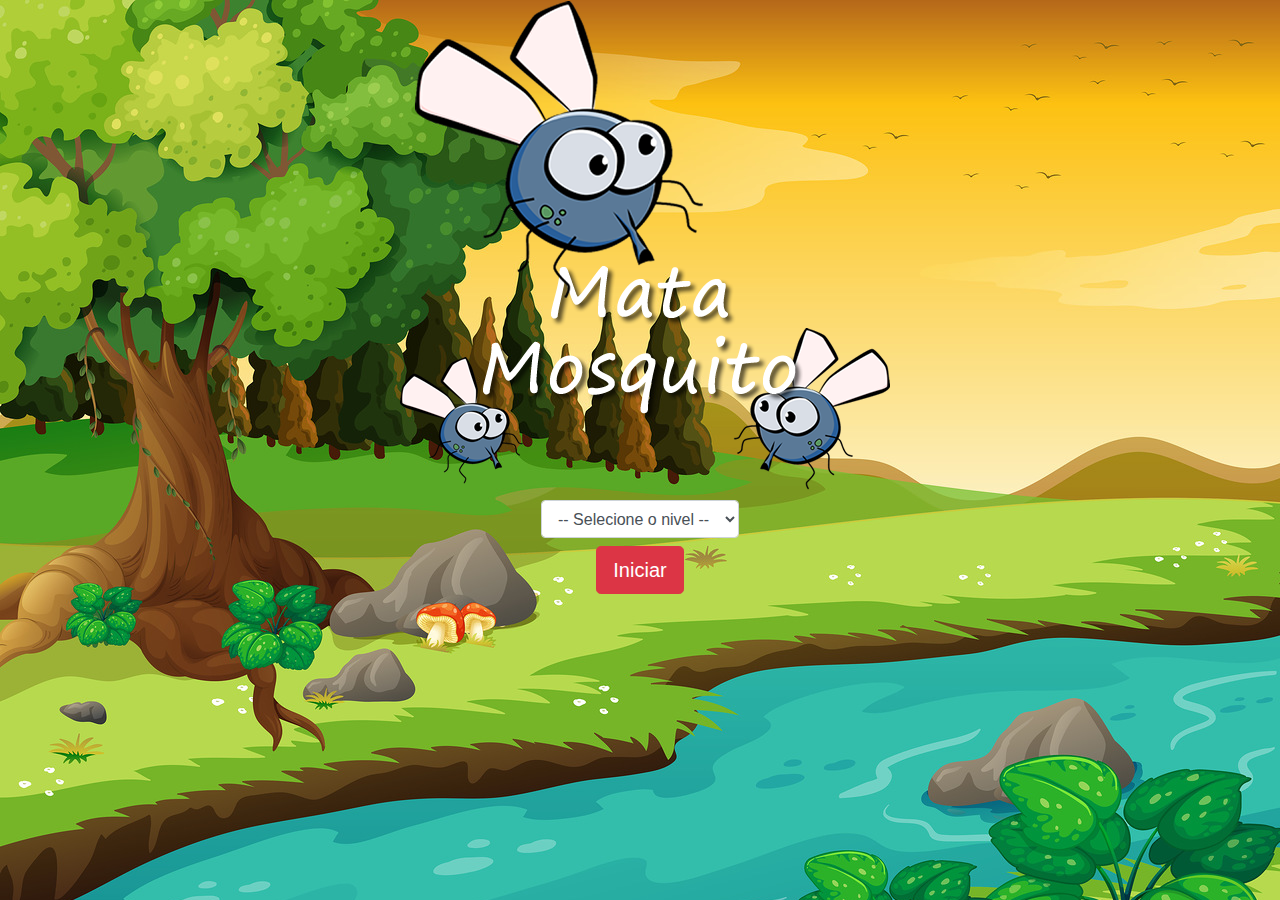
<file: index.html>
<!DOCTYPE html>
<html lang="en">
<head>
    <meta charset="UTF-8">
    <meta http-equiv="X-UA-Compatible" content="IE=edge">
    <meta name="viewport" content="width=device-width, initial-scale=1.0">
    <link rel="stylesheet" href="https://maxcdn.bootstrapcdn.com/bootstrap/4.0.0-beta.2/css/bootstrap.min.css">
    <link rel="stylesheet" href="style.css">
    <script>
        function iniciarJogo() {
            
            let nivel = document.getElementById('nivel').value

            if(nivel === '') {
                alert('Selecione um nível, seu merda')
                return false
            }
            window.location.href = "jogo.html?" + nivel
        }
    </script>
    <title>Jogo - Mata Mosquito</title>
</head>
<body>
    <div class="container">
        <div class="row">
            <div class="col">
                <div class="d-flex justify-content-center">
                    <img src="./imagens/game.png" alt="">
                </div>
            </div>
        </div>

        <div class="row">
            <div class="col">
                <div class="d-flex justify-content-center">
                    <div class="mb-2">
                        <select class="form-control" id="nivel">
                            <option value="">-- Selecione o nivel --</option>
                            <option value="facil">Fácil</option>
                            <option value="dificil">Difícil</option>
                            <option value="superHard">Super Hard</option>
                        </select>
                    </div>
                </div> 
            </div>
        </div>

        <div class="row">
            <div class="col">
                <div class="d-flex justify-content-center">
                    <button class="btn btn-danger btn-lg" onclick="iniciarJogo()">Iniciar</button>
                </div>
            </div>
        </div>
    </div>
</body>
</html>
</file>
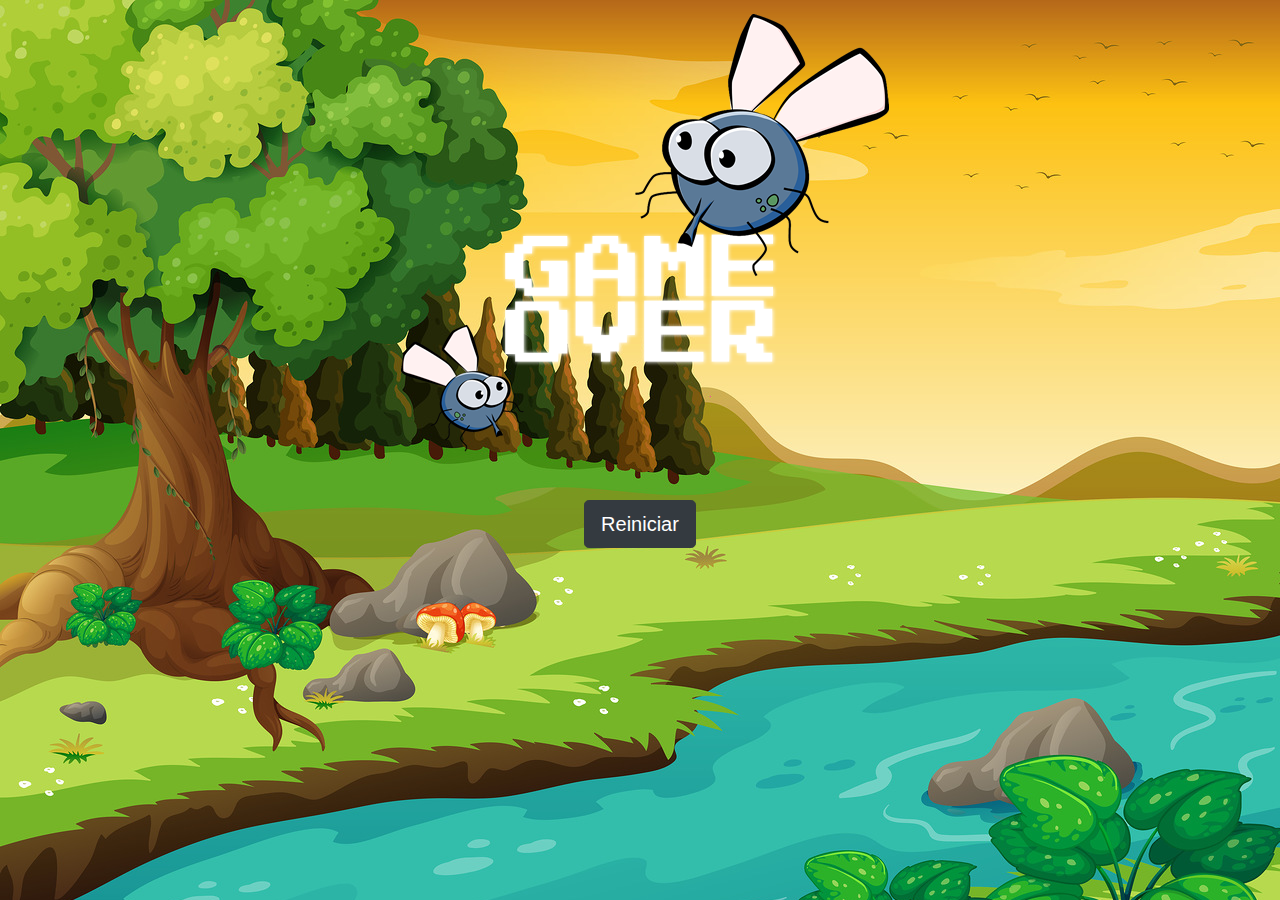
<file: gameOver.html>
<!DOCTYPE html>
<html lang="en">
<head>
    <meta charset="UTF-8">
    <meta http-equiv="X-UA-Compatible" content="IE=edge">
    <meta name="viewport" content="width=device-width, initial-scale=1.0">
    <link rel="stylesheet" href="https://maxcdn.bootstrapcdn.com/bootstrap/4.0.0-beta.2/css/bootstrap.min.css">
    <link rel="stylesheet" href="style.css">
    <title>Document</title>
</head>
<body>
    <div class="container">
        <div class="row">
            <div class="col">
                <div class="d-flex justify-content-center">
                    <img src="./imagens/game_over.png" alt="">
                </div>
            </div>
        </div>
        <div class="row">
            <div class="col">
                <div class="d-flex justify-content-center">
                    <button class="btn btn-dark btn-lg" onclick="window.location.href = 'index.html'">Reiniciar</button>
                </div>
            </div>
        </div>
    </div>
</body>
</html>
</file>
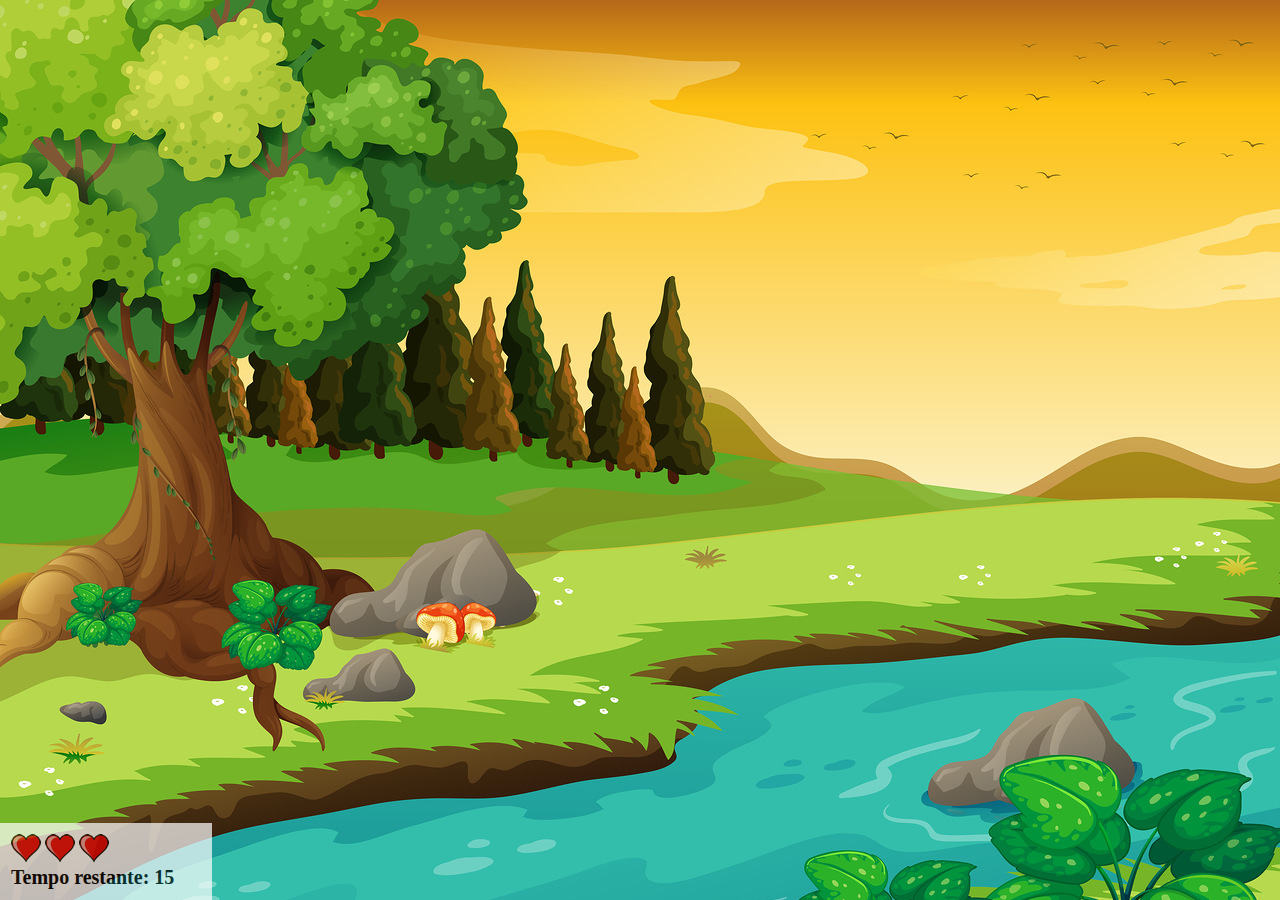
<file: jogo.html>
<!DOCTYPE html>
<html lang="en">
<head>
    <meta charset="UTF-8">
    <meta http-equiv="X-UA-Compatible" content="IE=edge">
    <meta name="viewport" content="width=device-width, initial-scale=1.0">
    <link rel="stylesheet" href="style.css">
    <script src="script.js"></script>
    <title>Document</title>
</head>
<body onresize="responderDimensoes()">

    <div class="painel">
        <div class="vidas">
            <img id="v1" src="/imagens/coracao_cheio.png" alt="">
            <img id="v2" src="/imagens/coracao_cheio.png" alt="">
            <img id="v3" src="/imagens/coracao_cheio.png" alt="">
        </div>
        <div class="cronometro">
            Tempo restante: <span id="cronometro"></span>
        </div>
    </div>

    
</body>
    <script>

    document.getElementById("cronometro").innerHTML = tempo;

        let criarMosquito = setInterval(function() {
            posicaoRandomica()
        }, criandoMosquitoTempo) /*UM SEGUNDO*/
    </script>

</html>
</file>
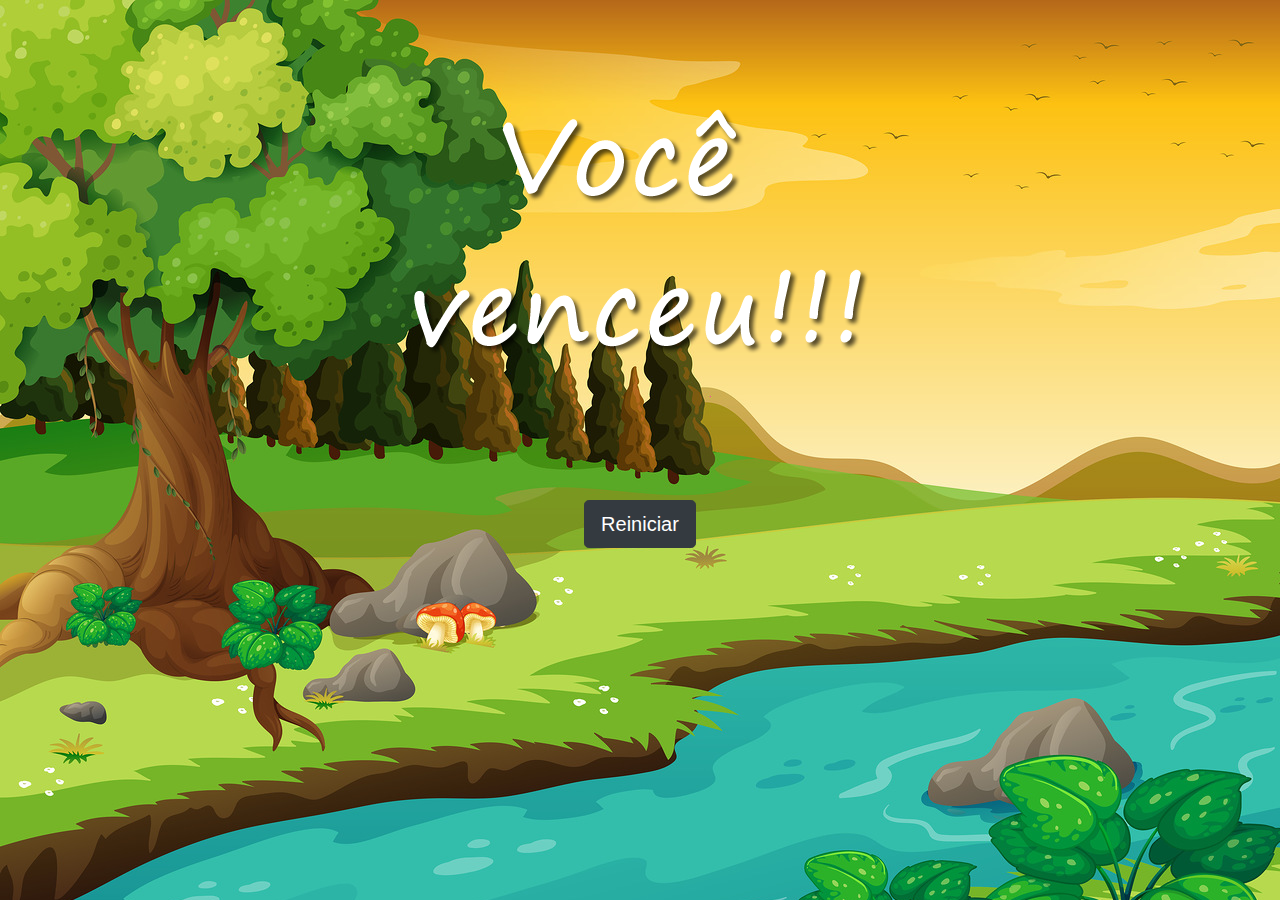
<file: vitoria.html>
<!DOCTYPE html>
<html lang="en">
<head>
    <meta charset="UTF-8">
    <meta http-equiv="X-UA-Compatible" content="IE=edge">
    <meta name="viewport" content="width=device-width, initial-scale=1.0">
    <link rel="stylesheet" href="https://maxcdn.bootstrapcdn.com/bootstrap/4.0.0-beta.2/css/bootstrap.min.css">
    <link rel="stylesheet" href="style.css">
    <title>Document</title>
</head>
<body>
    <div class="container">
        <div class="row">
            <div class="col">
                <div class="d-flex justify-content-center">
                    <img src="./imagens/vitoria.png" alt="">
                </div>
            </div>
        </div>
        <div class="row">
            <div class="col">
                <div class="d-flex justify-content-center">
                    <button class="btn btn-dark btn-lg" onclick="window.location.href = 'index.html'">Reiniciar</button>
                </div>
            </div>
        </div>
    </div>
</body>
</html>
</file>
<file: style.css>
html {
    cursor: url(./imagens/mata_mosca.png) 30 30, auto;
}

body {
    background-image: url(/imagens/bg.jpg);
    background-repeat: no-repeat;
    background-size: cover;
}

.painel {
    position: absolute;
    bottom: 0;
    width: 190px;
    padding: 10px;
    border: 1px solid #fff;
    background-color: white;
    opacity: 0.7;
    left: 0;
}

.vidas {
    float: left;
}
.cronometro {
    float: left;
    font-size: 20px;
    font-weight: bold;
}

.mosquitoUm {
    width: 50px;
    height: 50px;
}   
.mosquitoDois {
    width: 70px;
    height: 70px;
}   
.mosquitoTres {
    width: 90px;
    height: 90px;
}

.ladoA {
    transform: scaleX(1)
}
.ladoB {
    transform: scaleX(-1)
}
</file>
